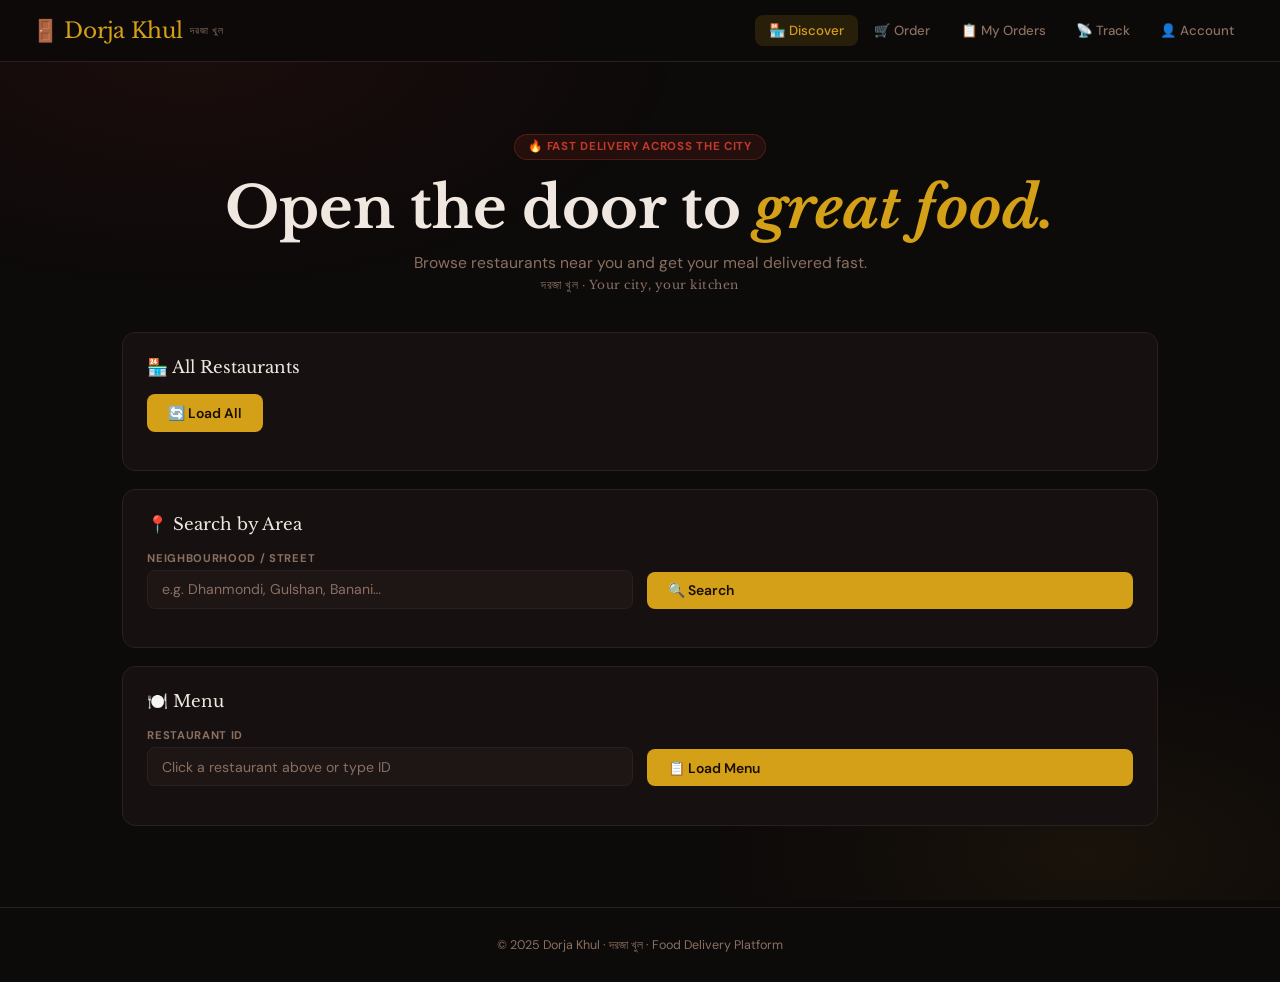
<file: frontend/index.html>
<!DOCTYPE html>
<html lang="en">

<head>
  <meta charset="UTF-8" />
  <meta name="viewport" content="width=device-width, initial-scale=1.0" />
  <title>দরজা খুল — Dorja Khul</title>
  <link
    href="https://fonts.googleapis.com/css2?family=Libre+Baskerville:ital,wght@0,400;0,700;1,400&family=DM+Sans:wght@300;400;500;600&display=swap"
    rel="stylesheet" />
  <link rel="stylesheet" href="index.css" />
</head>

<body>

  <nav>
    <div class="logo">
      🚪 Dorja Khul
      <span class="logo-sub">দরজা খুল</span>
    </div>
    <div class="nav-tabs">
      <button class="tab-btn active" onclick="showPage('discover',this)">🏪 Discover</button>
      <button class="tab-btn" onclick="showPage('order',this)">🛒 Order</button>
      <button class="tab-btn" onclick="showPage('myorders',this)">📋 My Orders</button>
      <button class="tab-btn" onclick="showPage('track',this)">📡 Track</button>
      <button class="tab-btn" onclick="showPage('account',this)">👤 Account</button>
    </div>
  </nav>

  <div class="hero">
    <div class="hero-eyebrow">🔥 Fast delivery across the city</div>
    <h1>Open the door to <em>great food.</em></h1>
    <p>Browse restaurants near you and get your meal delivered fast.</p>
    <div class="hero-bn">দরজা খুল · Your city, your kitchen</div>
  </div>

  <div class="main">

    <!-- ═══ DISCOVER ═══ -->
    <div class="page active" id="page-discover">

      <div class="card">
        <div class="card-title">🏪 All Restaurants</div>
        <div class="actions" style="margin-top:0;margin-bottom:.9rem;">
          <button class="btn btn-primary" onclick="loadAllRestaurants()">🔄 Load All</button>
        </div>
        <div id="all-restaurants"></div>
      </div>

      <div class="card">
        <div class="card-title">📍 Search by Area</div>
        <div class="g2">
          <div class="field">
            <label>Neighbourhood / Street</label>
            <input id="area" placeholder="e.g. Dhanmondi, Gulshan, Banani…" />
          </div>
          <div style="display:flex;align-items:flex-end;">
            <button class="btn btn-primary" onclick="searchRestaurants()" style="width:100%">🔍 Search</button>
          </div>
        </div>
        <div id="search-restaurants" style="margin-top:.9rem;"></div>
      </div>

      <div class="card">
        <div class="card-title">🍽️ Menu</div>
        <div class="g2">
          <div class="field">
            <label>Restaurant ID</label>
            <input id="restaurantId" placeholder="Click a restaurant above or type ID" />
          </div>
          <div style="display:flex;align-items:flex-end;">
            <button class="btn btn-primary" onclick="loadMenu()" style="width:100%">📋 Load Menu</button>
          </div>
        </div>
        <div id="menu-list" style="margin-top:.9rem;"></div>
      </div>

    </div>

    <!-- ═══ ORDER ═══ -->
    <div class="page" id="page-order">

      <div class="card">
        <div class="card-title">🛒 Place Order</div>
        <div class="g2">
          <div class="field"><label>Customer ID</label><input id="customerId" placeholder="Your customer ID" /></div>
          <div class="field"><label>Restaurant ID</label><input id="ord-restId" placeholder="Restaurant ID" /></div>
          <div class="field"><label>Menu Item ID</label><input id="menuItemId" placeholder="Item ID from menu" /></div>
          <div class="field"><label>Quantity</label><input id="qty" type="number" placeholder="1" min="1" /></div>
          <div class="field" style="grid-column:span 2">
            <label>Coupon Code <span
                style="font-weight:400;text-transform:none;font-size:.68rem">(optional)</span></label>
            <input id="coupon" placeholder="e.g. SAVE20" />
          </div>
        </div>
        <div class="actions">
          <button class="btn btn-primary" onclick="placeOrder()">🛍️ Place Order</button>
        </div>
        <div id="orderResult" class="msg"></div>
      </div>

      <div class="card">
        <div class="card-title">💳 Payment</div>
        <div class="g2">
          <div class="field"><label>Order ID</label><input id="orderIdPay" placeholder="Order ID" /></div>
          <div class="field">
            <label>Method</label>
            <select id="payMethod">
              <option value="CASH">💵 Cash on Delivery</option>
              <option value="CARD">💳 Card</option>
            </select>
          </div>
        </div>
        <div class="actions">
          <button class="btn btn-primary" onclick="payOrder()">✅ Pay Now</button>
          <button class="btn btn-outline" onclick="assignRider()">🛵 Auto-Assign Rider</button>
        </div>
        <div id="payResult" class="msg"></div>
      </div>

      <div class="card">
        <div class="card-title">📦 Delivery Progress</div>
        <div class="g2">
          <div class="field"><label>Order ID</label><input id="orderIdProgress" placeholder="Order ID" /></div>
          <div class="field">
            <label>Status</label>
            <select id="progressStatus">
              <option value="PREPARING">🍳 Preparing</option>
              <option value="OUT_FOR_DELIVERY">🛵 Out for Delivery</option>
              <option value="DELIVERED">✅ Delivered</option>
            </select>
          </div>
        </div>
        <div class="actions">
          <button class="btn btn-primary" onclick="updateProgress()">Update Progress</button>
        </div>
        <div id="progressResult" class="msg"></div>
      </div>

    </div>

    <!-- ═══ MY ORDERS ═══ -->
    <div class="page" id="page-myorders">

      <div class="card">
        <div class="card-title">📋 Order History</div>
        <div class="g2">
          <div class="field">
            <label>Your Customer ID</label>
            <input id="historyCustomerId" placeholder="Enter your customer ID" />
          </div>
          <div style="display:flex;align-items:flex-end;">
            <button class="btn btn-primary" onclick="loadOrderHistory()" style="width:100%">🔄 Load Orders</button>
          </div>
        </div>
        <div id="order-history" style="margin-top:.9rem;"></div>
      </div>

    </div>

    <!-- ═══ TRACK ═══ -->
    <div class="page" id="page-track">

      <div class="card">
        <div class="card-title">📡 Track Order</div>
        <div class="g2">
          <div class="field">
            <label>Order ID</label>
            <input id="orderIdTrack" placeholder="Enter your order ID" />
          </div>
          <div style="display:flex;align-items:flex-end;">
            <button class="btn btn-primary" onclick="trackOrder()" style="width:100%">🔎 Track</button>
          </div>
        </div>
        <div id="trackResult" style="margin-top:.9rem;"></div>
      </div>

    </div>

    <!-- ═══ ACCOUNT ═══ -->
    <div class="page" id="page-account">

      <div class="card">
        <div class="card-title">👤 Register as Customer</div>
        <div class="g3">
          <div class="field"><label>Full Name</label><input id="custName" placeholder="Your name" /></div>
          <div class="field"><label>Phone</label><input id="custPhone" placeholder="+880 …" /></div>
          <div class="field"><label>Delivery Address</label><input id="custAddress" placeholder="Street, Area" /></div>
        </div>
        <div class="actions">
          <button class="btn btn-primary" onclick="registerCustomer()">📝 Register</button>
        </div>
        <div id="custMsg" class="msg"></div>
      </div>

      <div class="card">
        <div class="card-title">👥 All Registered Customers</div>
        <div class="actions" style="margin-top:0;margin-bottom:.9rem;">
          <button class="btn btn-outline btn-sm" onclick="loadCustomers()">🔄 Refresh</button>
        </div>
        <div id="customers-list"></div>
      </div>

    </div>

  </div>

  <footer>© 2025 Dorja Khul · দরজা খুল · Food Delivery Platform</footer>

  <script src="index.js"></script>
</body>

</html>
</file>
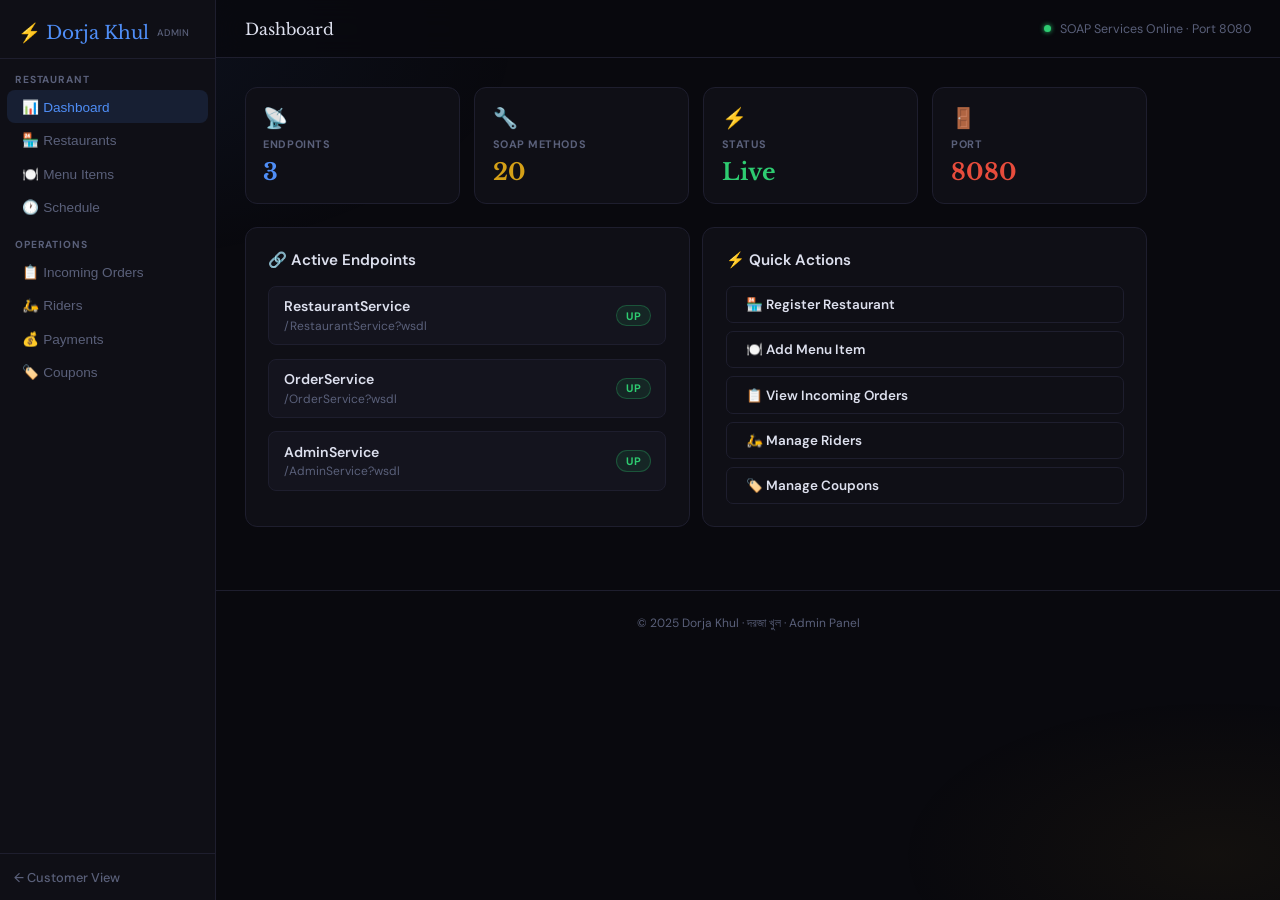
<file: frontend/admin.html>
<!DOCTYPE html>
<html lang="en">

<head>
  <meta charset="UTF-8" />
  <meta name="viewport" content="width=device-width, initial-scale=1.0" />
  <title>Dorja Khul — Admin</title>
  <link
    href="https://fonts.googleapis.com/css2?family=Libre+Baskerville:wght@700&family=DM+Sans:wght@300;400;500;600&display=swap"
    rel="stylesheet" />
  <link rel="stylesheet" href="admin.css" />
</head>

<body>

  <!-- SIDEBAR -->
  <aside class="sidebar">
    <div class="sb-logo">⚡ Dorja Khul <small>Admin</small></div>

    <div class="sb-sec">Restaurant</div>
    <button class="ni active" onclick="show('dashboard',this)">📊 Dashboard</button>
    <button class="ni" onclick="show('restaurants',this)">🏪 Restaurants</button>
    <button class="ni" onclick="show('menu',this)">🍽️ Menu Items</button>
    <button class="ni" onclick="show('schedule',this)">🕐 Schedule</button>

    <div class="sb-sec">Operations</div>
    <button class="ni" onclick="show('orders',this)">📋 Incoming Orders</button>
    <button class="ni" onclick="show('riders',this)">🛵 Riders</button>
    <button class="ni" onclick="show('payments',this)">💰 Payments</button>
    <button class="ni" onclick="show('coupons',this)">🏷️ Coupons</button>

    <div style="flex:1"></div>
    <div style="padding:.9rem;border-top:1px solid var(--border)">
      <a href="index.html"
        style="display:flex;align-items:center;gap:.5rem;color:var(--muted);text-decoration:none;font-size:.8rem;font-weight:500;transition:color .2s"
        onmouseover="this.style.color='var(--ink)'" onmouseout="this.style.color='var(--muted)'">← Customer View</a>
    </div>
  </aside>

  <!-- MAIN -->
  <div class="main">
    <div class="topbar">
      <div class="topbar-title" id="topbar-title">Dashboard</div>
      <div class="online">
        <div class="pulse"></div>SOAP Services Online · Port 8080
      </div>
    </div>

    <div class="content">

      <!-- DASHBOARD -->
      <div class="section active" id="section-dashboard">
        <div class="stats">
          <div class="stat s-blue"><span class="stat-icon">📡</span><span class="stat-lbl">Endpoints</span><span
              class="stat-val">3</span></div>
          <div class="stat s-gold" style="animation-delay:.05s"><span class="stat-icon">🔧</span><span
              class="stat-lbl">SOAP Methods</span><span class="stat-val">20</span></div>
          <div class="stat s-green" style="animation-delay:.1s"><span class="stat-icon">⚡</span><span
              class="stat-lbl">Status</span><span class="stat-val">Live</span></div>
          <div class="stat s-red" style="animation-delay:.15s"><span class="stat-icon">🚪</span><span
              class="stat-lbl">Port</span><span class="stat-val">8080</span></div>
        </div>

        <div class="g2">
          <div class="card" style="animation-delay:.05s">
            <div class="card-title">🔗 Active Endpoints</div>
            <div style="display:flex;flex-direction:column;gap:.42rem">
              <div class="li" style="cursor:default">
                <div class="li-l">
                  <div class="li-name">RestaurantService</div>
                  <div class="li-sub">/RestaurantService?wsdl</div>
                </div><span class="badge b-green">UP</span>
              </div>
              <div class="li" style="cursor:default">
                <div class="li-l">
                  <div class="li-name">OrderService</div>
                  <div class="li-sub">/OrderService?wsdl</div>
                </div><span class="badge b-green">UP</span>
              </div>
              <div class="li" style="cursor:default">
                <div class="li-l">
                  <div class="li-name">AdminService</div>
                  <div class="li-sub">/AdminService?wsdl</div>
                </div><span class="badge b-green">UP</span>
              </div>
            </div>
          </div>
          <div class="card" style="animation-delay:.1s">
            <div class="card-title">⚡ Quick Actions</div>
            <div style="display:flex;flex-direction:column;gap:.5rem">
              <button class="btn btn-o" style="width:100%;justify-content:flex-start"
                onclick="show('restaurants',document.querySelector('[onclick*=restaurants]'))">🏪 Register
                Restaurant</button>
              <button class="btn btn-o" style="width:100%;justify-content:flex-start"
                onclick="show('menu',document.querySelector('[onclick*=menu]'))">🍽️ Add Menu Item</button>
              <button class="btn btn-o" style="width:100%;justify-content:flex-start"
                onclick="show('orders',document.querySelector('[onclick*=orders]'))">📋 View Incoming Orders</button>
              <button class="btn btn-o" style="width:100%;justify-content:flex-start"
                onclick="show('riders',document.querySelector('[onclick*=riders]'))">🛵 Manage Riders</button>
              <button class="btn btn-o" style="width:100%;justify-content:flex-start"
                onclick="show('coupons',document.querySelector('[onclick*=coupons]'))">🏷️ Manage Coupons</button>
            </div>
          </div>
        </div>
      </div>

      <!-- RESTAURANTS -->
      <div class="section" id="section-restaurants">
        <div class="card">
          <div class="card-title">🏪 Register New Restaurant</div>
          <div class="g3">
            <div class="field"><label>Owner ID</label><input id="ownerId" placeholder="Owner ID" /></div>
            <div class="field"><label>Restaurant Name</label><input id="rName" placeholder="e.g. Kacchi Bhai" /></div>
            <div class="field"><label>Full Address</label><input id="rAddress" placeholder="Street, Area, City" /></div>
          </div>
          <div class="actions"><button class="btn btn-p" onclick="registerRestaurant()">✅ Register</button></div>
          <div id="regMsg" class="msg"></div>
        </div>
      </div>

      <!-- MENU -->
      <div class="section" id="section-menu">
        <div class="card">
          <div class="card-title">➕ Add Menu Item</div>
          <div class="g3">
            <div class="field"><label>Restaurant ID</label><input id="restIdMenu" placeholder="Restaurant ID" /></div>
            <div class="field"><label>Item Name</label><input id="itemName" placeholder="e.g. Kacchi Biryani" /></div>
            <div class="field"><label>Price (৳)</label><input id="itemPrice" type="number" step="0.01"
                placeholder="350" /></div>
            <div class="field"><label>Quantity</label><input id="itemQty" type="number" placeholder="50" /></div>
            <div class="field" style="grid-column:span 2"><label>Add-ons</label><input id="itemAddons"
                placeholder="Extra raita, Borhani, Salad…" /></div>
          </div>
          <div class="actions"><button class="btn btn-p" onclick="addMenuItem()">➕ Add Item</button></div>
          <div id="menuMsg" class="msg"></div>
        </div>

        <div class="card">
          <div class="card-title">✏️ Update Existing Item</div>
          <div class="g3">
            <div class="field"><label>Menu Item ID</label><input id="menuItemId" placeholder="Item ID" /></div>
            <div class="field"><label>New Quantity</label><input id="menuQty" type="number"
                placeholder="New stock count" /></div>
            <div class="field"><label>New Add-ons</label><input id="menuAddons" placeholder="Updated add-ons" /></div>
          </div>
          <div class="field" style="max-width:220px;margin-top:.6rem">
            <label>Availability</label>
            <select id="menuAvail">
              <option value="true">✅ Available</option>
              <option value="false">❌ Unavailable</option>
            </select>
          </div>
          <div class="actions">
            <button class="btn btn-p" onclick="updateMenuItem()">💾 Save Changes</button>
            <button class="btn btn-d" onclick="deleteMenuItem()">🗑️ Delete Item</button>
          </div>
          <div id="updateMsg" class="msg"></div>
        </div>
      </div>

      <!-- SCHEDULE -->
      <div class="section" id="section-schedule">
        <div class="card">
          <div class="card-title">🕐 Set Operating Hours</div>
          <div class="g3">
            <div class="field"><label>Restaurant ID</label><input id="schedRestId" placeholder="Restaurant ID" /></div>
            <div class="field"><label>Open Time</label><input id="openTime" type="time" /></div>
            <div class="field"><label>Close Time</label><input id="closeTime" type="time" /></div>
          </div>
          <div class="actions">
            <button class="btn btn-p" onclick="setSchedule()">💾 Save Schedule</button>
            <button class="btn btn-o" onclick="getSchedule()">👁️ View Current</button>
          </div>
          <div id="schedMsg" class="msg"></div>
          <div id="schedResult" style="margin-top:.8rem"></div>
        </div>
      </div>

      <!-- INCOMING ORDERS -->
      <div class="section" id="section-orders">
        <div class="card">
          <div class="card-title">📋 Incoming Orders by Restaurant</div>
          <div class="g2">
            <div class="field"><label>Restaurant ID</label><input id="ordRestId" placeholder="Restaurant ID" /></div>
            <div style="display:flex;align-items:flex-end;">
              <button class="btn btn-p" onclick="loadOrdersByRestaurant()" style="width:100%">🔄 Load Orders</button>
            </div>
          </div>
          <div id="rest-orders" style="margin-top:.9rem;"></div>
        </div>
      </div>

      <!-- RIDERS -->
      <div class="section" id="section-riders">
        <div class="card">
          <div class="card-title">🛵 All Riders</div>
          <div class="actions" style="margin-top:0;margin-bottom:.85rem">
            <button class="btn btn-o btn-sm" onclick="loadRiders()">🔄 Refresh</button>
          </div>
          <div id="riders-list"></div>
        </div>

        <div class="card">
          <div class="card-title">📌 Manually Assign Rider</div>
          <p style="color:var(--muted);font-size:.83rem;margin-bottom:.9rem;line-height:1.6">
            Use this to assign a specific rider to an order. Auto-assign is available on the customer UI.
            Check the rider list above first to find an available rider ID.
          </p>
          <div class="g2">
            <div class="field"><label>Order ID</label><input id="orderId" placeholder="Order ID" /></div>
            <div class="field"><label>Rider ID</label><input id="riderId" placeholder="Rider ID (from list above)" />
            </div>
          </div>
          <div class="actions"><button class="btn btn-p" onclick="assignRider()">🛵 Dispatch Rider</button></div>
          <div id="riderMsg" class="msg"></div>
        </div>
      </div>

      <!-- PAYMENTS -->
      <div class="section" id="section-payments">
        <div class="card">
          <div class="card-title">💰 Payment Records</div>
          <div class="g2">
            <div class="field"><label>Restaurant ID</label><input id="payRestId" placeholder="Restaurant ID" /></div>
            <div style="display:flex;align-items:flex-end;">
              <button class="btn btn-p" onclick="loadPayments()" style="width:100%">🔄 Fetch Payments</button>
            </div>
          </div>
          <div id="payments-container" style="margin-top:1rem;"></div>
        </div>
      </div>

      <!-- COUPONS -->
      <div class="section" id="section-coupons">
        <div class="card">
          <div class="card-title">🏷️ Create Coupon</div>
          <div class="g2">
            <div class="field"><label>Coupon Code</label><input id="couponCode" placeholder="e.g. SAVE20" /></div>
            <div class="field"><label>Discount (%)</label><input id="couponDiscount" type="number" min="1" max="100"
                placeholder="e.g. 20" /></div>
          </div>
          <div class="actions"><button class="btn btn-p" onclick="addCoupon()">✅ Create Coupon</button></div>
          <div id="couponMsg" class="msg"></div>
        </div>

        <div class="card">
          <div class="card-title">📋 All Coupons</div>
          <div class="actions" style="margin-top:0;margin-bottom:.85rem">
            <button class="btn btn-o btn-sm" onclick="loadCoupons()">🔄 Load Coupons</button>
          </div>
          <div id="coupons-list"></div>
        </div>
      </div>

    </div><!-- /content -->
    <footer>© 2025 Dorja Khul · দরজা খুল · Admin Panel</footer>
  </div><!-- /main -->

  <script src="admin.js"></script>
</body>

</html>
</file>
<file: frontend/index.css>
:root {
  --bg: #0d0a0a;
  --surface: #161010;
  --surface2: #1e1515;
  --border: #2c1f1f;
  --crimson: #c0392b;
  --gold: #d4a017;
  --gold-lt: #e8b84b;
  --gold-glow: rgba(212, 160, 23, .14);
  --red-glow: rgba(192, 57, 43, .12);
  --green: #27ae60;
  --red-err: #e74c3c;
  --text: #f0e8e0;
  --muted: #8a7060;
  --radius: 13px;
}

*,
*::before,
*::after {
  box-sizing: border-box;
  margin: 0;
  padding: 0;
}

html {
  scroll-behavior: smooth;
}

body {
  background: var(--bg);
  color: var(--text);
  font-family: 'DM Sans', sans-serif;
  min-height: 100vh;
}

body::before {
  content: '';
  position: fixed;
  inset: 0;
  background:
    radial-gradient(ellipse 70% 50% at 15% 5%, rgba(192, 57, 43, .08) 0%, transparent 55%),
    radial-gradient(ellipse 55% 40% at 85% 95%, rgba(212, 160, 23, .06) 0%, transparent 55%);
  pointer-events: none;
  z-index: 0;
}

/* NAV */
nav {
  position: sticky;
  top: 0;
  z-index: 100;
  display: flex;
  align-items: center;
  justify-content: space-between;
  padding: 0 2rem;
  height: 62px;
  background: rgba(13, 10, 10, .88);
  backdrop-filter: blur(18px);
  border-bottom: 1px solid var(--border);
}

.logo {
  font-family: 'Libre Baskerville', serif;
  font-size: 1.35rem;
  color: var(--gold);
  letter-spacing: -.3px;
  display: flex;
  align-items: center;
  gap: .5rem;
}

.logo-sub {
  font-size: .65rem;
  color: var(--muted);
  font-family: 'DM Sans', sans-serif;
  font-weight: 400;
  letter-spacing: .06em;
  text-transform: uppercase;
}

.nav-tabs {
  display: flex;
  gap: .2rem;
}

.tab-btn {
  background: none;
  border: none;
  color: var(--muted);
  padding: .42rem .85rem;
  border-radius: 8px;
  font-family: 'DM Sans', sans-serif;
  font-size: .83rem;
  font-weight: 500;
  cursor: pointer;
  transition: all .2s;
}

.tab-btn.active,
.tab-btn:hover {
  background: var(--gold-glow);
  color: var(--gold);
}

/* HERO */
.hero {
  position: relative;
  z-index: 1;
  text-align: center;
  padding: 4.5rem 1rem 2.5rem;
}

.hero-eyebrow {
  display: inline-flex;
  align-items: center;
  gap: .4rem;
  background: var(--red-glow);
  border: 1px solid rgba(192, 57, 43, .3);
  border-radius: 100px;
  padding: .28rem .85rem;
  font-size: .72rem;
  font-weight: 700;
  color: var(--crimson);
  letter-spacing: .06em;
  text-transform: uppercase;
  margin-bottom: 1rem;
  animation: fadeUp .5s ease both;
}

.hero h1 {
  font-family: 'Libre Baskerville', serif;
  font-size: clamp(2.2rem, 5.5vw, 3.6rem);
  font-weight: 700;
  line-height: 1.12;
  animation: fadeUp .5s .08s ease both;
}

.hero h1 em {
  font-style: italic;
  color: var(--gold);
}

.hero p {
  color: var(--muted);
  margin-top: .7rem;
  font-size: .98rem;
  animation: fadeUp .5s .16s ease both;
}

.hero-bn {
  font-family: 'Libre Baskerville', serif;
  font-size: .75rem;
  color: var(--muted);
  margin-top: .3rem;
  letter-spacing: .04em;
}

/* MAIN */
.main {
  position: relative;
  z-index: 1;
  max-width: 1080px;
  margin: 0 auto;
  padding: 0 1.4rem 4rem;
}

/* PAGES */
.page {
  display: none;
}

.page.active {
  display: block;
  animation: fadeIn .3s ease;
}

/* CARDS */
.card {
  background: var(--surface);
  border: 1px solid var(--border);
  border-radius: var(--radius);
  padding: 1.5rem;
  margin-bottom: 1.1rem;
  transition: border-color .2s;
}

.card:hover {
  border-color: rgba(212, 160, 23, .2);
}

.card-title {
  font-family: 'Libre Baskerville', serif;
  font-size: 1.05rem;
  margin-bottom: 1rem;
  display: flex;
  align-items: center;
  gap: .45rem;
}

/* GRIDS */
.g2 {
  display: grid;
  grid-template-columns: 1fr 1fr;
  gap: .85rem;
}

.g3 {
  display: grid;
  grid-template-columns: 1fr 1fr 1fr;
  gap: .85rem;
}

@media(max-width:660px) {

  .g2,
  .g3 {
    grid-template-columns: 1fr
  }
}

/* FORM */
.field {
  display: flex;
  flex-direction: column;
  gap: .32rem;
}

label {
  font-size: .7rem;
  font-weight: 700;
  color: var(--muted);
  text-transform: uppercase;
  letter-spacing: .06em;
}

input,
select,
textarea {
  background: var(--surface2);
  border: 1px solid var(--border);
  border-radius: 8px;
  padding: .6rem .85rem;
  color: var(--text);
  font-family: 'DM Sans', sans-serif;
  font-size: .88rem;
  width: 100%;
  outline: none;
  transition: border-color .2s, box-shadow .2s;
}

input::placeholder {
  color: var(--muted);
}

input:focus,
select:focus {
  border-color: var(--gold);
  box-shadow: 0 0 0 3px var(--gold-glow);
}

select option {
  background: var(--surface2);
}

/* BUTTONS */
.btn {
  display: inline-flex;
  align-items: center;
  gap: .38rem;
  padding: .6rem 1.3rem;
  border-radius: 8px;
  border: none;
  font-family: 'DM Sans', sans-serif;
  font-size: .87rem;
  font-weight: 600;
  cursor: pointer;
  transition: all .2s;
  white-space: nowrap;
}

.btn-primary {
  background: var(--gold);
  color: #1a0e00;
}

.btn-primary:hover {
  background: var(--gold-lt);
  transform: translateY(-1px);
  box-shadow: 0 5px 18px rgba(212, 160, 23, .3);
}

.btn-outline {
  background: transparent;
  border: 1px solid var(--border);
  color: var(--text);
}

.btn-outline:hover {
  border-color: var(--gold);
  color: var(--gold);
}

.btn-danger {
  background: rgba(231, 76, 60, .12);
  border: 1px solid rgba(231, 76, 60, .3);
  color: var(--red-err);
}

.btn-danger:hover {
  background: rgba(231, 76, 60, .22);
}

.btn-sm {
  padding: .38rem .88rem;
  font-size: .78rem;
}

.btn:active {
  transform: scale(.97);
}

.actions {
  display: flex;
  gap: .6rem;
  flex-wrap: wrap;
  margin-top: .9rem;
}

/* MSG */
.msg {
  margin-top: .75rem;
  padding: .62rem .95rem;
  border-radius: 8px;
  font-size: .85rem;
  font-weight: 500;
  display: none;
}

.msg.ok {
  background: rgba(39, 174, 96, .1);
  border: 1px solid rgba(39, 174, 96, .3);
  color: var(--green);
  display: block;
}

.msg.err {
  background: rgba(231, 76, 60, .1);
  border: 1px solid rgba(231, 76, 60, .3);
  color: var(--red-err);
  display: block;
}

.msg.inf {
  background: var(--gold-glow);
  border: 1px solid rgba(212, 160, 23, .3);
  color: var(--gold);
  display: block;
}

/* LIST ITEM */
.li {
  display: flex;
  align-items: center;
  justify-content: space-between;
  padding: .7rem .95rem;
  background: var(--surface2);
  border: 1px solid var(--border);
  border-radius: 9px;
  margin-bottom: .45rem;
  transition: border-color .2s;
  animation: fadeIn .3s ease;
}

.li:hover {
  border-color: rgba(212, 160, 23, .18);
}

.li-left {
  display: flex;
  flex-direction: column;
  gap: .18rem;
}

.li-name {
  font-weight: 600;
  font-size: .9rem;
}

.li-sub {
  color: var(--muted);
  font-size: .77rem;
}

.li-right {
  display: flex;
  align-items: center;
  gap: .5rem;
}

/* BADGES */
.badge {
  padding: .2rem .58rem;
  border-radius: 100px;
  font-size: .7rem;
  font-weight: 700;
  text-transform: uppercase;
  letter-spacing: .04em;
}

.b-gold {
  background: var(--gold-glow);
  color: var(--gold);
  border: 1px solid rgba(212, 160, 23, .3);
}

.b-green {
  background: rgba(39, 174, 96, .1);
  color: var(--green);
  border: 1px solid rgba(39, 174, 96, .3);
}

.b-red {
  background: rgba(231, 76, 60, .1);
  color: var(--red-err);
  border: 1px solid rgba(231, 76, 60, .3);
}

.b-gray {
  background: rgba(138, 112, 96, .12);
  color: var(--muted);
  border: 1px solid rgba(138, 112, 96, .25);
}

/* EMPTY */
.empty {
  text-align: center;
  padding: 2.2rem;
  color: var(--muted);
  font-size: .88rem;
}

.empty-icon {
  font-size: 2.2rem;
  margin-bottom: .5rem;
  opacity: .45;
}

/* TRACK STEPPER */
.tracker {
  display: flex;
  align-items: flex-start;
  gap: 0;
  margin-top: 1rem;
}

.t-step {
  flex: 1;
  display: flex;
  flex-direction: column;
  align-items: center;
  position: relative;
}

.t-step::after {
  content: '';
  position: absolute;
  top: 13px;
  left: 50%;
  right: -50%;
  height: 2px;
  background: var(--border);
}

.t-step:last-child::after {
  display: none;
}

.t-dot {
  width: 26px;
  height: 26px;
  border-radius: 50%;
  background: var(--surface2);
  border: 2px solid var(--border);
  display: flex;
  align-items: center;
  justify-content: center;
  font-size: .68rem;
  z-index: 1;
  transition: all .3s;
}

.t-label {
  font-size: .66rem;
  color: var(--muted);
  margin-top: .38rem;
  text-align: center;
}

.t-step.done .t-dot {
  background: var(--gold);
  border-color: var(--gold);
  color: #1a0e00;
}

.t-step.done .t-label {
  color: var(--gold);
}

.t-step.done::after {
  background: var(--gold);
}

/* SPINNER */
.spin {
  display: inline-block;
  width: 15px;
  height: 15px;
  border: 2px solid rgba(212, 160, 23, .25);
  border-top-color: var(--gold);
  border-radius: 50%;
  animation: spin .7s linear infinite;
}

/* RESTAURANT CARD */
.rest-card {
  background: var(--surface2);
  border: 1px solid var(--border);
  border-radius: 10px;
  padding: 1rem 1.1rem;
  margin-bottom: .5rem;
  cursor: pointer;
  transition: all .2s;
  animation: fadeIn .3s ease;
  display: flex;
  align-items: center;
  justify-content: space-between;
}

.rest-card:hover {
  border-color: var(--gold);
  transform: translateX(3px);
}

/* DIVIDER */
.divider {
  height: 1px;
  background: var(--border);
  margin: 1.2rem 0;
}

/* MENU ITEM CARD */
.menu-card {
  background: var(--surface2);
  border: 1px solid var(--border);
  border-radius: 9px;
  padding: .85rem 1rem;
  margin-bottom: .45rem;
  display: flex;
  align-items: center;
  justify-content: space-between;
  animation: fadeIn .3s ease;
  transition: border-color .2s;
}

.menu-card:hover {
  border-color: rgba(212, 160, 23, .15);
}

@keyframes fadeUp {
  from {
    opacity: 0;
    transform: translateY(14px)
  }

  to {
    opacity: 1;
    transform: translateY(0)
  }
}

@keyframes fadeIn {
  from {
    opacity: 0
  }

  to {
    opacity: 1
  }
}

@keyframes spin {
  to {
    transform: rotate(360deg)
  }
}

/* stagger cards */
.card:nth-child(1) {
  animation: fadeUp .45s .04s ease both
}

.card:nth-child(2) {
  animation: fadeUp .45s .08s ease both
}

.card:nth-child(3) {
  animation: fadeUp .45s .12s ease both
}

.card:nth-child(4) {
  animation: fadeUp .45s .16s ease both
}

footer {
  text-align: center;
  padding: 1.8rem 1rem;
  color: var(--muted);
  font-size: .78rem;
  border-top: 1px solid var(--border);
}
</file>
<file: frontend/admin.css>
:root {
  --bg: #09090e;
  --surf: #0f0f16;
  --surf2: #14141e;
  --border: #1e1e2e;
  --ink: #4f8ef7;
  --ink-glow: rgba(79, 142, 247, .13);
  --gold: #d4a017;
  --gold-glow: rgba(212, 160, 23, .12);
  --green: #2ecc71;
  --red: #e74c3c;
  --amber: #f39c12;
  --text: #dde0ee;
  --muted: #5a607a;
  --radius: 12px;
}

*,
*::before,
*::after {
  box-sizing: border-box;
  margin: 0;
  padding: 0
}

html {
  scroll-behavior: smooth
}

body {
  background: var(--bg);
  color: var(--text);
  font-family: 'DM Sans', sans-serif;
  min-height: 100vh;
  display: flex
}

body::before {
  content: '';
  position: fixed;
  inset: 0;
  background: radial-gradient(ellipse 65% 45% at 5% 5%, rgba(79, 142, 247, .07) 0%, transparent 55%),
    radial-gradient(ellipse 50% 35% at 95% 95%, rgba(212, 160, 23, .05) 0%, transparent 50%);
  pointer-events: none;
  z-index: 0
}

/* SIDEBAR */
.sidebar {
  position: fixed;
  top: 0;
  left: 0;
  bottom: 0;
  width: 216px;
  background: var(--surf);
  border-right: 1px solid var(--border);
  display: flex;
  flex-direction: column;
  z-index: 50
}

.sb-logo {
  padding: 1.3rem 1.1rem .9rem;
  font-family: 'Libre Baskerville', serif;
  font-size: 1.15rem;
  color: var(--ink);
  border-bottom: 1px solid var(--border);
  display: flex;
  align-items: center;
  gap: .5rem
}

.sb-logo small {
  font-family: 'DM Sans', sans-serif;
  font-size: .6rem;
  color: var(--muted);
  font-weight: 500;
  letter-spacing: .06em;
  text-transform: uppercase
}

.sb-sec {
  padding: .85rem .95rem .25rem;
  font-size: .64rem;
  font-weight: 700;
  color: var(--muted);
  text-transform: uppercase;
  letter-spacing: .08em
}

.ni {
  display: flex;
  align-items: center;
  gap: .55rem;
  padding: .55rem .95rem;
  margin: 0 .45rem;
  border-radius: 8px;
  cursor: pointer;
  color: var(--muted);
  font-size: .85rem;
  font-weight: 500;
  transition: all .2s;
  border: none;
  background: none;
  width: calc(100% - .9rem);
  text-align: left
}

.ni:hover {
  background: var(--surf2);
  color: var(--text)
}

.ni.active {
  background: var(--ink-glow);
  color: var(--ink)
}

/* MAIN */
.main {
  margin-left: 216px;
  flex: 1;
  position: relative;
  z-index: 1;
  max-width: calc(100vw - 216px)
}

/* TOPBAR */
.topbar {
  height: 58px;
  display: flex;
  align-items: center;
  justify-content: space-between;
  padding: 0 1.8rem;
  border-bottom: 1px solid var(--border);
  background: rgba(9, 9, 14, .75);
  backdrop-filter: blur(14px);
  position: sticky;
  top: 0;
  z-index: 40
}

.topbar-title {
  font-family: 'Libre Baskerville', serif;
  font-size: 1rem
}

.online {
  display: flex;
  align-items: center;
  gap: .6rem;
  font-size: .78rem;
  color: var(--muted)
}

.pulse {
  width: 7px;
  height: 7px;
  border-radius: 50%;
  background: var(--green);
  box-shadow: 0 0 5px var(--green);
  animation: pulse 2s ease infinite
}

@keyframes pulse {

  0%,
  100% {
    opacity: 1
  }

  50% {
    opacity: .35
  }
}

/* CONTENT */
.content {
  padding: 1.8rem;
  max-width: 960px
}

/* SECTION */
.section {
  display: none
}

.section.active {
  display: block;
  animation: fadeIn .3s ease
}

/* STATS */
.stats {
  display: grid;
  grid-template-columns: repeat(4, 1fr);
  gap: .9rem;
  margin-bottom: 1.4rem
}

@media(max-width:860px) {
  .stats {
    grid-template-columns: repeat(2, 1fr)
  }
}

.stat {
  background: var(--surf);
  border: 1px solid var(--border);
  border-radius: var(--radius);
  padding: 1.1rem;
  display: flex;
  flex-direction: column;
  gap: .35rem;
  animation: fadeUp .4s ease both
}

.stat-icon {
  font-size: 1.25rem
}

.stat-lbl {
  font-size: .68rem;
  color: var(--muted);
  text-transform: uppercase;
  letter-spacing: .05em;
  font-weight: 700
}

.stat-val {
  font-size: 1.45rem;
  font-weight: 700;
  font-family: 'Libre Baskerville', serif
}

.s-blue .stat-val {
  color: var(--ink)
}

.s-gold .stat-val {
  color: var(--gold)
}

.s-green .stat-val {
  color: var(--green)
}

.s-red .stat-val {
  color: var(--red)
}

/* CARD */
.card {
  background: var(--surf);
  border: 1px solid var(--border);
  border-radius: var(--radius);
  padding: 1.4rem;
  margin-bottom: 1.1rem;
  transition: border-color .2s;
  animation: fadeUp .4s ease both
}

.card:hover {
  border-color: rgba(79, 142, 247, .2)
}

.card-title {
  font-size: .95rem;
  font-weight: 600;
  display: flex;
  align-items: center;
  gap: .45rem;
  margin-bottom: 1rem
}

/* GRID */
.g2 {
  display: grid;
  grid-template-columns: 1fr 1fr;
  gap: .8rem
}

.g3 {
  display: grid;
  grid-template-columns: 1fr 1fr 1fr;
  gap: .8rem
}

@media(max-width:640px) {

  .g2,
  .g3 {
    grid-template-columns: 1fr
  }
}

/* FORM */
.field {
  display: flex;
  flex-direction: column;
  gap: .3rem
}

label {
  font-size: .68rem;
  font-weight: 700;
  color: var(--muted);
  text-transform: uppercase;
  letter-spacing: .06em
}

input,
select {
  background: var(--surf2);
  border: 1px solid var(--border);
  border-radius: 7px;
  padding: .58rem .82rem;
  color: var(--text);
  font-family: 'DM Sans', sans-serif;
  font-size: .86rem;
  width: 100%;
  outline: none;
  transition: border-color .2s, box-shadow .2s
}

input::placeholder {
  color: var(--muted)
}

input:focus,
select:focus {
  border-color: var(--ink);
  box-shadow: 0 0 0 3px var(--ink-glow)
}

select option {
  background: var(--surf2)
}

/* BUTTONS */
.btn {
  display: inline-flex;
  align-items: center;
  gap: .35rem;
  padding: .57rem 1.2rem;
  border-radius: 7px;
  border: none;
  font-family: 'DM Sans', sans-serif;
  font-size: .84rem;
  font-weight: 600;
  cursor: pointer;
  transition: all .2s;
  white-space: nowrap
}

.btn-p {
  background: var(--ink);
  color: #fff
}

.btn-p:hover {
  background: #6fa3ff;
  transform: translateY(-1px);
  box-shadow: 0 5px 16px rgba(79, 142, 247, .28)
}

.btn-o {
  background: transparent;
  border: 1px solid var(--border);
  color: var(--text)
}

.btn-o:hover {
  border-color: var(--ink);
  color: var(--ink)
}

.btn-d {
  background: rgba(231, 76, 60, .1);
  border: 1px solid rgba(231, 76, 60, .28);
  color: var(--red)
}

.btn-d:hover {
  background: rgba(231, 76, 60, .2)
}

.btn-sm {
  padding: .35rem .82rem;
  font-size: .77rem
}

.btn:active {
  transform: scale(.97)
}

.actions {
  display: flex;
  gap: .55rem;
  flex-wrap: wrap;
  margin-top: .85rem
}

/* MSG */
.msg {
  margin-top: .72rem;
  padding: .6rem .9rem;
  border-radius: 7px;
  font-size: .83rem;
  font-weight: 500;
  display: none
}

.msg.ok {
  background: rgba(46, 204, 113, .1);
  border: 1px solid rgba(46, 204, 113, .3);
  color: var(--green);
  display: block
}

.msg.err {
  background: rgba(231, 76, 60, .1);
  border: 1px solid rgba(231, 76, 60, .3);
  color: var(--red);
  display: block
}

.msg.inf {
  background: var(--ink-glow);
  border: 1px solid rgba(79, 142, 247, .3);
  color: var(--ink);
  display: block
}

/* TABLE */
.tbl-wrap {
  overflow-x: auto;
  border-radius: 9px;
  border: 1px solid var(--border)
}

table {
  width: 100%;
  border-collapse: collapse
}

thead th {
  background: var(--surf2);
  padding: .58rem .9rem;
  font-size: .68rem;
  font-weight: 700;
  color: var(--muted);
  text-transform: uppercase;
  letter-spacing: .05em;
  text-align: left;
  border-bottom: 1px solid var(--border)
}

tbody td {
  padding: .7rem .9rem;
  font-size: .85rem;
  border-bottom: 1px solid var(--border)
}

tbody tr:last-child td {
  border-bottom: none
}

tbody tr:hover {
  background: var(--surf2)
}

/* LIST */
.li {
  display: flex;
  align-items: center;
  justify-content: space-between;
  padding: .65rem .9rem;
  background: var(--surf2);
  border: 1px solid var(--border);
  border-radius: 8px;
  margin-bottom: .42rem;
  animation: fadeIn .3s ease;
  transition: border-color .2s
}

.li:hover {
  border-color: rgba(79, 142, 247, .18)
}

.li-l {
  display: flex;
  flex-direction: column;
  gap: .16rem
}

.li-name {
  font-weight: 600;
  font-size: .88rem
}

.li-sub {
  color: var(--muted);
  font-size: .75rem
}

.li-r {
  display: flex;
  align-items: center;
  gap: .45rem
}

/* BADGES */
.badge {
  padding: .18rem .55rem;
  border-radius: 100px;
  font-size: .68rem;
  font-weight: 700;
  text-transform: uppercase;
  letter-spacing: .04em
}

.b-blue {
  background: var(--ink-glow);
  color: var(--ink);
  border: 1px solid rgba(79, 142, 247, .3)
}

.b-gold {
  background: var(--gold-glow);
  color: var(--gold);
  border: 1px solid rgba(212, 160, 23, .28)
}

.b-green {
  background: rgba(46, 204, 113, .1);
  color: var(--green);
  border: 1px solid rgba(46, 204, 113, .28)
}

.b-red {
  background: rgba(231, 76, 60, .1);
  color: var(--red);
  border: 1px solid rgba(231, 76, 60, .28)
}

.b-amber {
  background: rgba(243, 156, 18, .1);
  color: var(--amber);
  border: 1px solid rgba(243, 156, 18, .28)
}

.b-gray {
  background: rgba(90, 96, 122, .1);
  color: var(--muted);
  border: 1px solid rgba(90, 96, 122, .2)
}

/* EMPTY */
.empty {
  text-align: center;
  padding: 2rem;
  color: var(--muted);
  font-size: .86rem
}

.empty-icon {
  font-size: 2rem;
  margin-bottom: .45rem;
  opacity: .4
}

/* SPIN */
.spin {
  display: inline-block;
  width: 14px;
  height: 14px;
  border: 2px solid rgba(79, 142, 247, .25);
  border-top-color: var(--ink);
  border-radius: 50%;
  animation: spin .7s linear infinite
}

/* RIDER INDICATOR */
.rider-dot {
  width: 8px;
  height: 8px;
  border-radius: 50%;
  display: inline-block
}

.rider-dot.available {
  background: var(--green);
  box-shadow: 0 0 5px var(--green)
}

.rider-dot.busy {
  background: var(--red)
}

@keyframes fadeUp {
  from {
    opacity: 0;
    transform: translateY(12px)
  }

  to {
    opacity: 1;
    transform: translateY(0)
  }
}

@keyframes fadeIn {
  from {
    opacity: 0
  }

  to {
    opacity: 1
  }
}

@keyframes spin {
  to {
    transform: rotate(360deg)
  }
}

footer {
  text-align: center;
  padding: 1.5rem;
  color: var(--muted);
  font-size: .75rem;
  border-top: 1px solid var(--border);
  margin-top: 1rem
}
</file>
